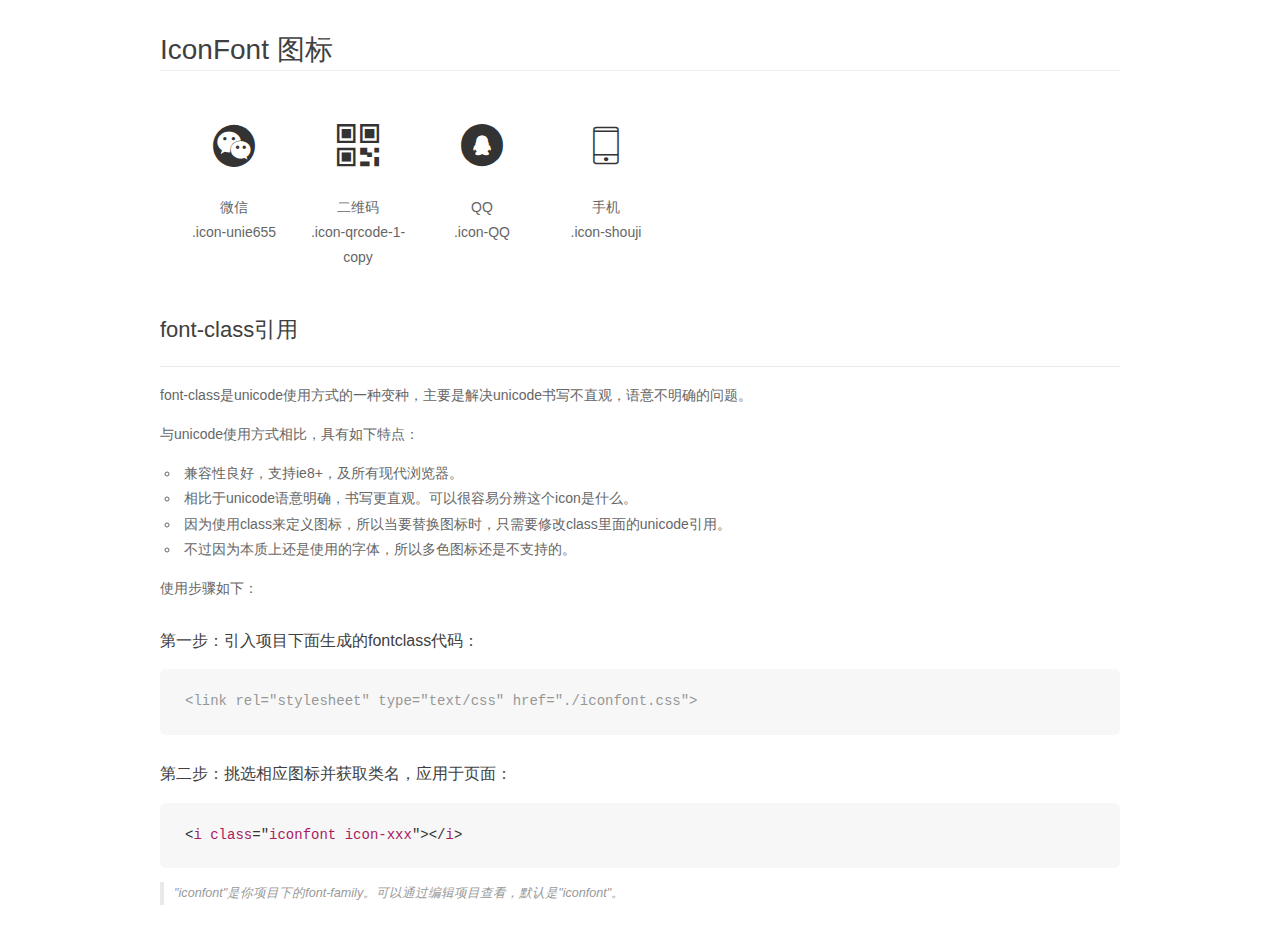
<file: images/icon/demo_fontclass.html>
<!DOCTYPE html>
<html>
<head>
    <meta charset="utf-8"/>
    <title>IconFont</title>
    <link rel="stylesheet" href="demo.css">
    <link rel="stylesheet" href="iconfont.css">
</head>
<body>
    <div class="main markdown">
        <h1>IconFont 图标</h1>
        <ul class="icon_lists clear">
            
                <li>
                <i class="icon iconfont icon-unie655"></i>
                    <div class="name">微信</div>
                    <div class="fontclass">.icon-unie655</div>
                </li>
            
                <li>
                <i class="icon iconfont icon-qrcode-1-copy"></i>
                    <div class="name">二维码</div>
                    <div class="fontclass">.icon-qrcode-1-copy</div>
                </li>
            
                <li>
                <i class="icon iconfont icon-QQ"></i>
                    <div class="name">QQ</div>
                    <div class="fontclass">.icon-QQ</div>
                </li>
            
                <li>
                <i class="icon iconfont icon-shouji"></i>
                    <div class="name">手机</div>
                    <div class="fontclass">.icon-shouji</div>
                </li>
            
        </ul>

        <h2 id="font-class-">font-class引用</h2>
        <hr>

        <p>font-class是unicode使用方式的一种变种，主要是解决unicode书写不直观，语意不明确的问题。</p>
        <p>与unicode使用方式相比，具有如下特点：</p>
        <ul>
        <li>兼容性良好，支持ie8+，及所有现代浏览器。</li>
        <li>相比于unicode语意明确，书写更直观。可以很容易分辨这个icon是什么。</li>
        <li>因为使用class来定义图标，所以当要替换图标时，只需要修改class里面的unicode引用。</li>
        <li>不过因为本质上还是使用的字体，所以多色图标还是不支持的。</li>
        </ul>
        <p>使用步骤如下：</p>
        <h3 id="-fontclass-">第一步：引入项目下面生成的fontclass代码：</h3>


        <pre><code class="lang-js hljs javascript"><span class="hljs-comment">&lt;link rel="stylesheet" type="text/css" href="./iconfont.css"&gt;</span></code></pre>
        <h3 id="-">第二步：挑选相应图标并获取类名，应用于页面：</h3>
        <pre><code class="lang-css hljs">&lt;<span class="hljs-selector-tag">i</span> <span class="hljs-selector-tag">class</span>="<span class="hljs-selector-tag">iconfont</span> <span class="hljs-selector-tag">icon-xxx</span>"&gt;&lt;/<span class="hljs-selector-tag">i</span>&gt;</code></pre>
        <blockquote>
        <p>"iconfont"是你项目下的font-family。可以通过编辑项目查看，默认是"iconfont"。</p>
        </blockquote>
    </div>
</body>
</html>
</file>
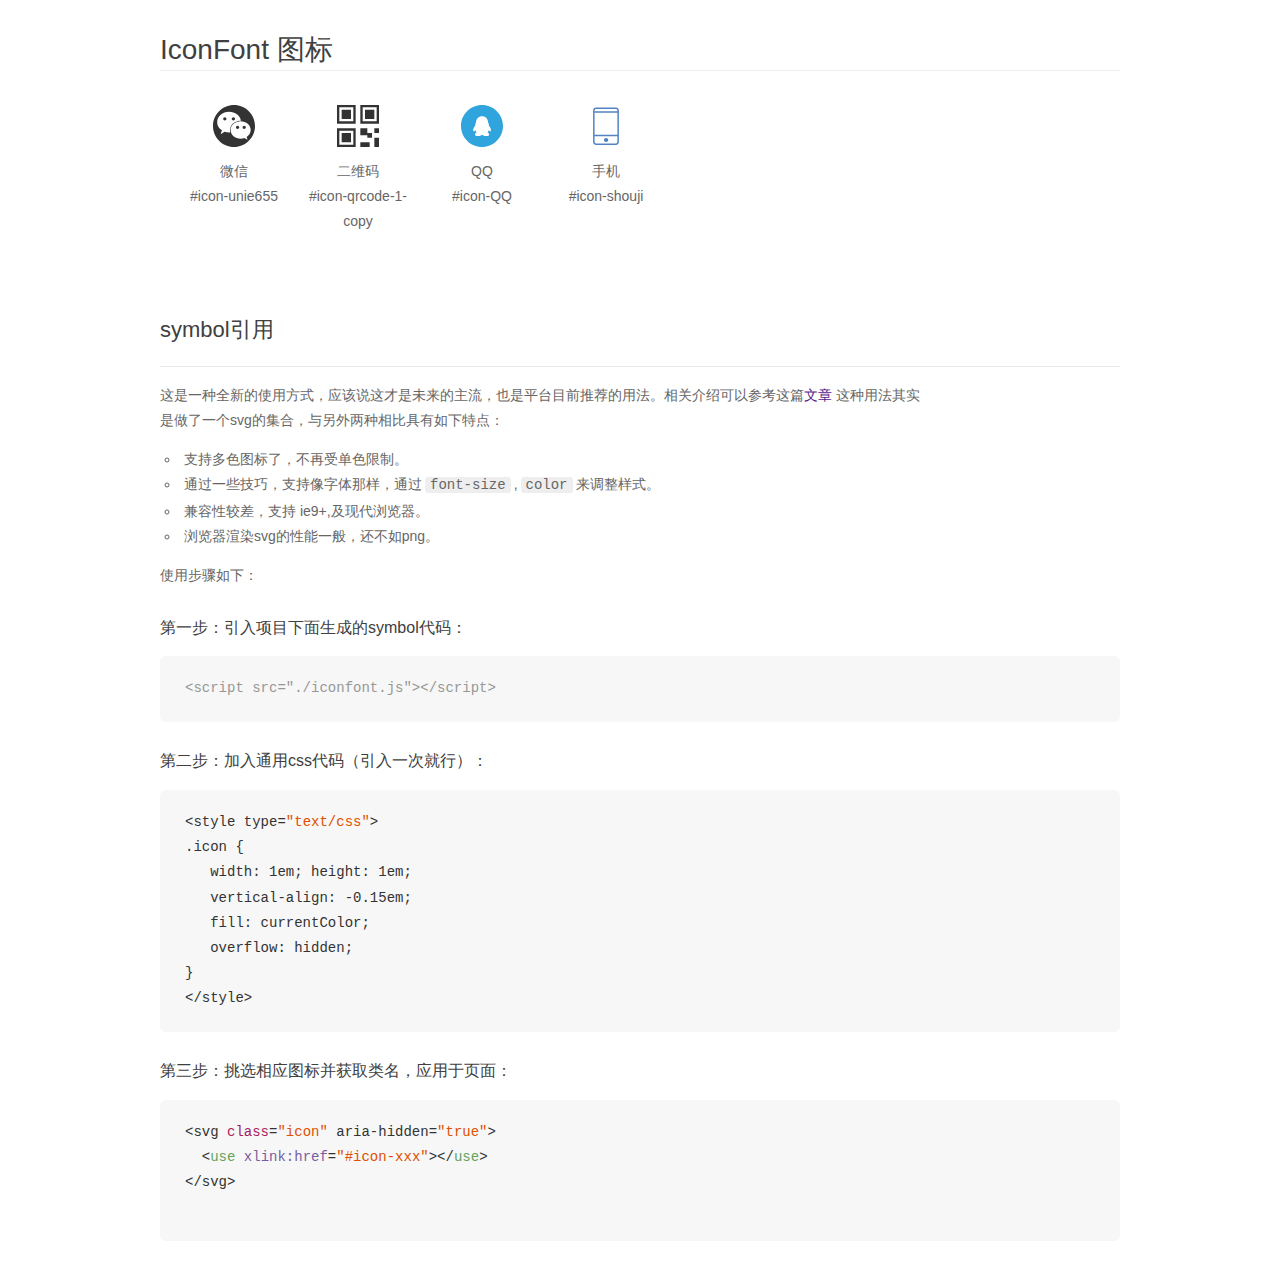
<file: images/icon/demo_symbol.html>
<!DOCTYPE html>
<html>
<head>
    <meta charset="utf-8"/>
    <title>IconFont</title>
    <link rel="stylesheet" href="demo.css">
    <script src="iconfont.js"></script>

    <style type="text/css">
        .icon {
          /* 通过设置 font-size 来改变图标大小 */
          width: 1em; height: 1em;
          /* 图标和文字相邻时，垂直对齐 */
          vertical-align: -0.15em;
          /* 通过设置 color 来改变 SVG 的颜色/fill */
          fill: currentColor;
          /* path 和 stroke 溢出 viewBox 部分在 IE 下会显示
             normalize.css 中也包含这行 */
          overflow: hidden;
        }

    </style>
</head>
<body>
    <div class="main markdown">
        <h1>IconFont 图标</h1>
        <ul class="icon_lists clear">
            
                <li>
                    <svg class="icon" aria-hidden="true">
                        <use xlink:href="#icon-unie655"></use>
                    </svg>
                    <div class="name">微信</div>
                    <div class="fontclass">#icon-unie655</div>
                </li>
            
                <li>
                    <svg class="icon" aria-hidden="true">
                        <use xlink:href="#icon-qrcode-1-copy"></use>
                    </svg>
                    <div class="name">二维码</div>
                    <div class="fontclass">#icon-qrcode-1-copy</div>
                </li>
            
                <li>
                    <svg class="icon" aria-hidden="true">
                        <use xlink:href="#icon-QQ"></use>
                    </svg>
                    <div class="name">QQ</div>
                    <div class="fontclass">#icon-QQ</div>
                </li>
            
                <li>
                    <svg class="icon" aria-hidden="true">
                        <use xlink:href="#icon-shouji"></use>
                    </svg>
                    <div class="name">手机</div>
                    <div class="fontclass">#icon-shouji</div>
                </li>
            
        </ul>


        <h2 id="symbol-">symbol引用</h2>
        <hr>

        <p>这是一种全新的使用方式，应该说这才是未来的主流，也是平台目前推荐的用法。相关介绍可以参考这篇<a href="">文章</a>
        这种用法其实是做了一个svg的集合，与另外两种相比具有如下特点：</p>
        <ul>
          <li>支持多色图标了，不再受单色限制。</li>
          <li>通过一些技巧，支持像字体那样，通过<code>font-size</code>,<code>color</code>来调整样式。</li>
          <li>兼容性较差，支持 ie9+,及现代浏览器。</li>
          <li>浏览器渲染svg的性能一般，还不如png。</li>
        </ul>
        <p>使用步骤如下：</p>
        <h3 id="-symbol-">第一步：引入项目下面生成的symbol代码：</h3>
        <pre><code class="lang-js hljs javascript"><span class="hljs-comment">&lt;script src="./iconfont.js"&gt;&lt;/script&gt;</span></code></pre>
        <h3 id="-css-">第二步：加入通用css代码（引入一次就行）：</h3>
        <pre><code class="lang-js hljs javascript">&lt;style type=<span class="hljs-string">"text/css"</span>&gt;
.icon {
   width: <span class="hljs-number">1</span>em; height: <span class="hljs-number">1</span>em;
   vertical-align: <span class="hljs-number">-0.15</span>em;
   fill: currentColor;
   overflow: hidden;
}
&lt;<span class="hljs-regexp">/style&gt;</span></code></pre>
        <h3 id="-">第三步：挑选相应图标并获取类名，应用于页面：</h3>
        <pre><code class="lang-js hljs javascript">&lt;svg <span class="hljs-class"><span class="hljs-keyword">class</span></span>=<span class="hljs-string">"icon"</span> aria-hidden=<span class="hljs-string">"true"</span>&gt;<span class="xml"><span class="hljs-tag">
  &lt;<span class="hljs-name">use</span> <span class="hljs-attr">xlink:href</span>=<span class="hljs-string">"#icon-xxx"</span>&gt;</span><span class="hljs-tag">&lt;/<span class="hljs-name">use</span>&gt;</span>
</span>&lt;<span class="hljs-regexp">/svg&gt;
        </span></code></pre>
    </div>
</body>
</html>
</file>
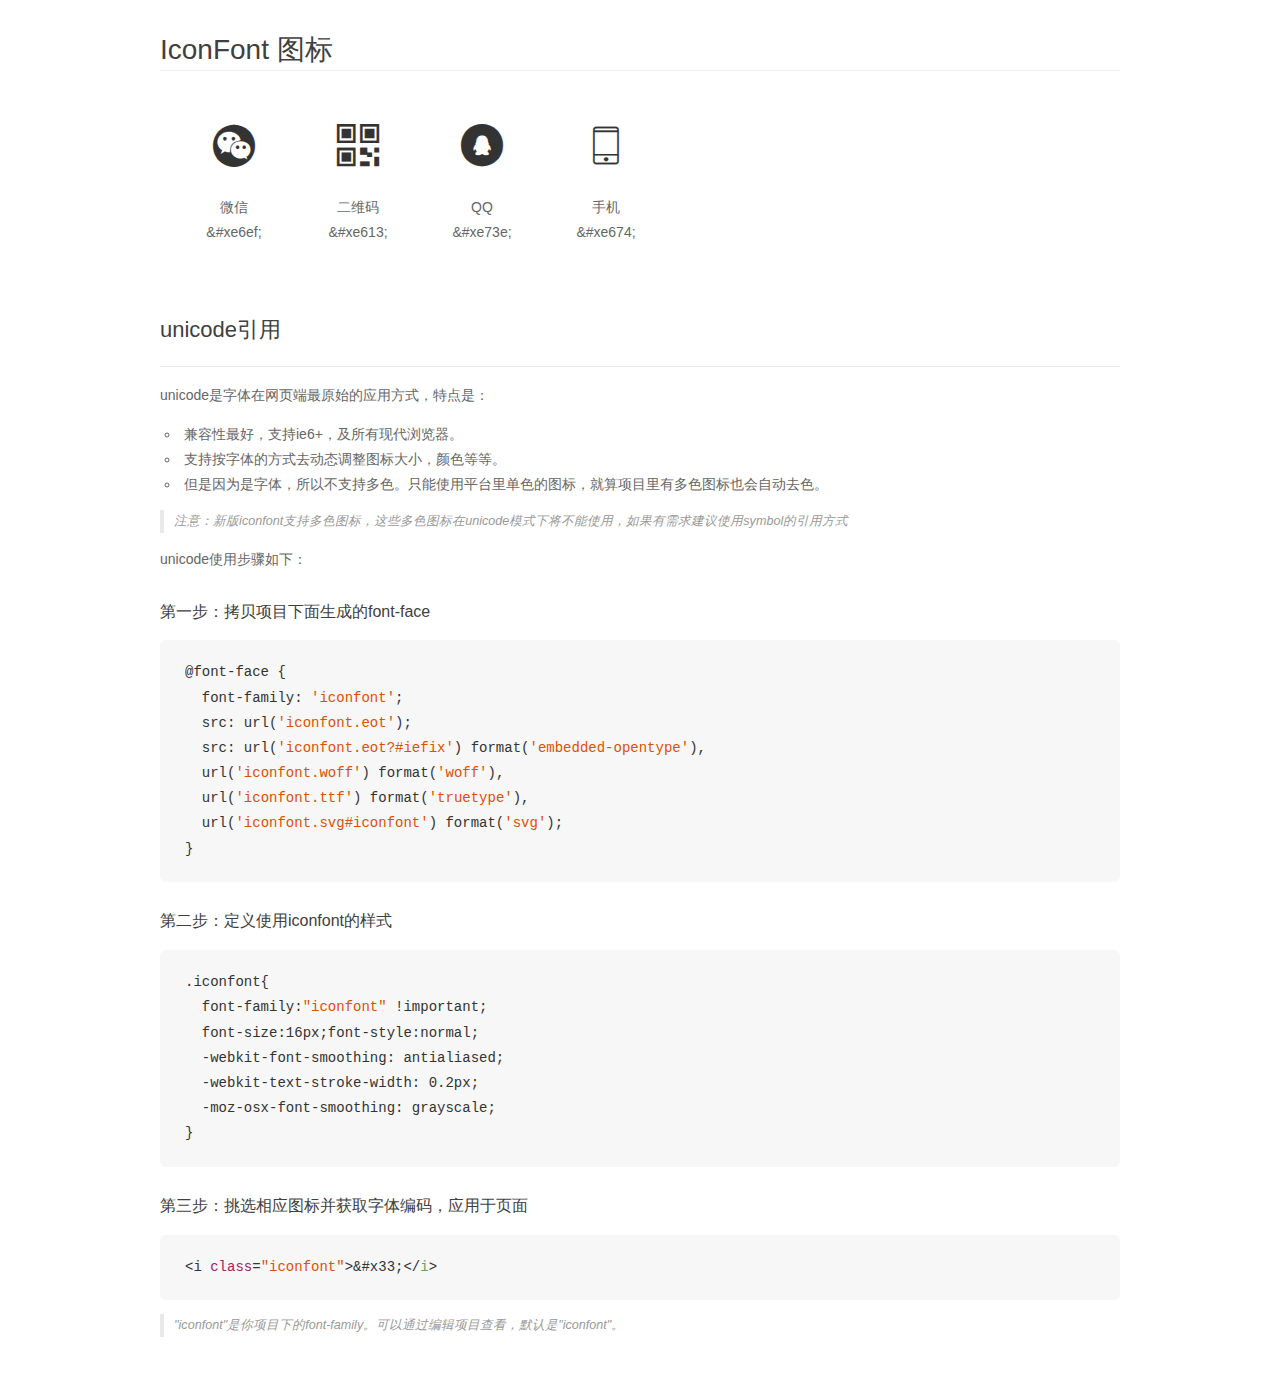
<file: images/icon/demo_unicode.html>
<!DOCTYPE html>
<html>
<head>
    <meta charset="utf-8"/>
    <title>IconFont</title>
    <link rel="stylesheet" href="demo.css">

    <style type="text/css">

        @font-face {font-family: "iconfont";
          src: url('iconfont.eot'); /* IE9*/
          src: url('iconfont.eot#iefix') format('embedded-opentype'), /* IE6-IE8 */
          url('iconfont.woff') format('woff'), /* chrome, firefox */
          url('iconfont.ttf') format('truetype'), /* chrome, firefox, opera, Safari, Android, iOS 4.2+*/
          url('iconfont.svg#iconfont') format('svg'); /* iOS 4.1- */
        }

        .iconfont {
          font-family:"iconfont" !important;
          font-size:16px;
          font-style:normal;
          -webkit-font-smoothing: antialiased;
          -webkit-text-stroke-width: 0.2px;
          -moz-osx-font-smoothing: grayscale;
        }

    </style>
</head>
<body>
    <div class="main markdown">
        <h1>IconFont 图标</h1>
        <ul class="icon_lists clear">
            
                <li>
                <i class="icon iconfont">&#xe6ef;</i>
                    <div class="name">微信</div>
                    <div class="code">&amp;#xe6ef;</div>
                </li>
            
                <li>
                <i class="icon iconfont">&#xe613;</i>
                    <div class="name">二维码</div>
                    <div class="code">&amp;#xe613;</div>
                </li>
            
                <li>
                <i class="icon iconfont">&#xe73e;</i>
                    <div class="name">QQ</div>
                    <div class="code">&amp;#xe73e;</div>
                </li>
            
                <li>
                <i class="icon iconfont">&#xe674;</i>
                    <div class="name">手机</div>
                    <div class="code">&amp;#xe674;</div>
                </li>
            
        </ul>
        <h2 id="unicode-">unicode引用</h2>
        <hr>

        <p>unicode是字体在网页端最原始的应用方式，特点是：</p>
        <ul>
        <li>兼容性最好，支持ie6+，及所有现代浏览器。</li>
        <li>支持按字体的方式去动态调整图标大小，颜色等等。</li>
        <li>但是因为是字体，所以不支持多色。只能使用平台里单色的图标，就算项目里有多色图标也会自动去色。</li>
        </ul>
        <blockquote>
        <p>注意：新版iconfont支持多色图标，这些多色图标在unicode模式下将不能使用，如果有需求建议使用symbol的引用方式</p>
        </blockquote>
        <p>unicode使用步骤如下：</p>
        <h3 id="-font-face">第一步：拷贝项目下面生成的font-face</h3>
        <pre><code class="lang-js hljs javascript">@font-face {
  font-family: <span class="hljs-string">'iconfont'</span>;
  src: url(<span class="hljs-string">'iconfont.eot'</span>);
  src: url(<span class="hljs-string">'iconfont.eot?#iefix'</span>) format(<span class="hljs-string">'embedded-opentype'</span>),
  url(<span class="hljs-string">'iconfont.woff'</span>) format(<span class="hljs-string">'woff'</span>),
  url(<span class="hljs-string">'iconfont.ttf'</span>) format(<span class="hljs-string">'truetype'</span>),
  url(<span class="hljs-string">'iconfont.svg#iconfont'</span>) format(<span class="hljs-string">'svg'</span>);
}
</code></pre>
        <h3 id="-iconfont-">第二步：定义使用iconfont的样式</h3>
        <pre><code class="lang-js hljs javascript">.iconfont{
  font-family:<span class="hljs-string">"iconfont"</span> !important;
  font-size:<span class="hljs-number">16</span>px;font-style:normal;
  -webkit-font-smoothing: antialiased;
  -webkit-text-stroke-width: <span class="hljs-number">0.2</span>px;
  -moz-osx-font-smoothing: grayscale;
}
</code></pre>
        <h3 id="-">第三步：挑选相应图标并获取字体编码，应用于页面</h3>
        <pre><code class="lang-js hljs javascript">&lt;i <span class="hljs-class"><span class="hljs-keyword">class</span></span>=<span class="hljs-string">"iconfont"</span>&gt;&amp;#x33;<span class="xml"><span class="hljs-tag">&lt;/<span class="hljs-name">i</span>&gt;</span></span></code></pre>

        <blockquote>
        <p>"iconfont"是你项目下的font-family。可以通过编辑项目查看，默认是"iconfont"。</p>
        </blockquote>
    </div>


</body>
</html>
</file>
<file: images/icon/iconfont.css>
@font-face {font-family: "iconfont";
  src: url('iconfont.eot?t=1542801253488'); /* IE9*/
  src: url('iconfont.eot?t=1542801253488#iefix') format('embedded-opentype'), /* IE6-IE8 */
  url('[data-uri]') format('woff'),
  url('iconfont.ttf?t=1542801253488') format('truetype'), /* chrome, firefox, opera, Safari, Android, iOS 4.2+*/
  url('iconfont.svg?t=1542801253488#iconfont') format('svg'); /* iOS 4.1- */
}

.iconfont {
  font-family:"iconfont" !important;
  font-size:16px;
  font-style:normal;
  -webkit-font-smoothing: antialiased;
  -moz-osx-font-smoothing: grayscale;
}

.icon-unie655:before { content: "\e6ef"; }

.icon-qrcode-1-copy:before { content: "\e613"; }

.icon-QQ:before { content: "\e73e"; }

.icon-shouji:before { content: "\e674"; }
</file>
<file: images/icon/demo.css>
*{margin: 0;padding: 0;list-style: none;}
/*
KISSY CSS Reset
理念：1. reset 的目的不是清除浏览器的默认样式，这仅是部分工作。清除和重置是紧密不可分的。
2. reset 的目的不是让默认样式在所有浏览器下一致，而是减少默认样式有可能带来的问题。
3. reset 期望提供一套普适通用的基础样式。但没有银弹，推荐根据具体需求，裁剪和修改后再使用。
特色：1. 适应中文；2. 基于最新主流浏览器。
维护：玉伯<lifesinger@gmail.com>, 正淳<ragecarrier@gmail.com>
 */

/** 清除内外边距 **/
body, h1, h2, h3, h4, h5, h6, hr, p, blockquote, /* structural elements 结构元素 */
dl, dt, dd, ul, ol, li, /* list elements 列表元素 */
pre, /* text formatting elements 文本格式元素 */
form, fieldset, legend, button, input, textarea, /* form elements 表单元素 */
th, td /* table elements 表格元素 */ {
  margin: 0;
  padding: 0;
}

/** 设置默认字体 **/
body,
button, input, select, textarea /* for ie */ {
  font: 12px/1.5 tahoma, arial, \5b8b\4f53, sans-serif;
}
h1, h2, h3, h4, h5, h6 { font-size: 100%; }
address, cite, dfn, em, var { font-style: normal; } /* 将斜体扶正 */
code, kbd, pre, samp { font-family: courier new, courier, monospace; } /* 统一等宽字体 */
small { font-size: 12px; } /* 小于 12px 的中文很难阅读，让 small 正常化 */

/** 重置列表元素 **/
ul, ol { list-style: none; }

/** 重置文本格式元素 **/
a { text-decoration: none; }
a:hover { text-decoration: underline; }


/** 重置表单元素 **/
legend { color: #000; } /* for ie6 */
fieldset, img { border: 0; } /* img 搭车：让链接里的 img 无边框 */
button, input, select, textarea { font-size: 100%; } /* 使得表单元素在 ie 下能继承字体大小 */
/* 注：optgroup 无法扶正 */

/** 重置表格元素 **/
table { border-collapse: collapse; border-spacing: 0; }

/* 清除浮动 */
.ks-clear:after, .clear:after {
  content: '\20';
  display: block;
  height: 0;
  clear: both;
}
.ks-clear, .clear {
  *zoom: 1;
}

.main {
  padding: 30px 100px;
width: 960px;
margin: 0 auto;
}
.main h1{font-size:36px; color:#333; text-align:left;margin-bottom:30px; border-bottom: 1px solid #eee;}

.helps{margin-top:40px;}
.helps pre{
  padding:20px;
  margin:10px 0;
  border:solid 1px #e7e1cd;
  background-color: #fffdef;
  overflow: auto;
}

.icon_lists{
  width: 100% !important;

}

.icon_lists li{
  float:left;
  width: 100px;
  height:180px;
  text-align: center;
  list-style: none !important;
}
.icon_lists .icon{
  font-size: 42px;
  line-height: 100px;
  margin: 10px 0;
  color:#333;
  -webkit-transition: font-size 0.25s ease-out 0s;
  -moz-transition: font-size 0.25s ease-out 0s;
  transition: font-size 0.25s ease-out 0s;

}
.icon_lists .icon:hover{
  font-size: 100px;
}



.markdown {
  color: #666;
  font-size: 14px;
  line-height: 1.8;
}

.highlight {
  line-height: 1.5;
}

.markdown img {
  vertical-align: middle;
  max-width: 100%;
}

.markdown h1 {
  color: #404040;
  font-weight: 500;
  line-height: 40px;
  margin-bottom: 24px;
}

.markdown h2,
.markdown h3,
.markdown h4,
.markdown h5,
.markdown h6 {
  color: #404040;
  margin: 1.6em 0 0.6em 0;
  font-weight: 500;
  clear: both;
}

.markdown h1 {
  font-size: 28px;
}

.markdown h2 {
  font-size: 22px;
}

.markdown h3 {
  font-size: 16px;
}

.markdown h4 {
  font-size: 14px;
}

.markdown h5 {
  font-size: 12px;
}

.markdown h6 {
  font-size: 12px;
}

.markdown hr {
  height: 1px;
  border: 0;
  background: #e9e9e9;
  margin: 16px 0;
  clear: both;
}

.markdown p,
.markdown pre {
  margin: 1em 0;
}

.markdown > p,
.markdown > blockquote,
.markdown > .highlight,
.markdown > ol,
.markdown > ul {
  width: 80%;
}

.markdown ul > li {
  list-style: circle;
}

.markdown > ul li,
.markdown blockquote ul > li {
  margin-left: 20px;
  padding-left: 4px;
}

.markdown > ul li p,
.markdown > ol li p {
  margin: 0.6em 0;
}

.markdown ol > li {
  list-style: decimal;
}

.markdown > ol li,
.markdown blockquote ol > li {
  margin-left: 20px;
  padding-left: 4px;
}

.markdown code {
  margin: 0 3px;
  padding: 0 5px;
  background: #eee;
  border-radius: 3px;
}

.markdown pre {
  border-radius: 6px;
  background: #f7f7f7;
  padding: 20px;
}

.markdown pre code {
  border: none;
  background: #f7f7f7;
  margin: 0;
}

.markdown strong,
.markdown b {
  font-weight: 600;
}

.markdown > table {
  border-collapse: collapse;
  border-spacing: 0px;
  empty-cells: show;
  border: 1px solid #e9e9e9;
  width: 95%;
  margin-bottom: 24px;
}

.markdown > table th {
  white-space: nowrap;
  color: #333;
  font-weight: 600;

}

.markdown > table th,
.markdown > table td {
  border: 1px solid #e9e9e9;
  padding: 8px 16px;
  text-align: left;
}

.markdown > table th {
  background: #F7F7F7;
}

.markdown blockquote {
  font-size: 90%;
  color: #999;
  border-left: 4px solid #e9e9e9;
  padding-left: 0.8em;
  margin: 1em 0;
  font-style: italic;
}

.markdown blockquote p {
  margin: 0;
}

.markdown .anchor {
  opacity: 0;
  transition: opacity 0.3s ease;
  margin-left: 8px;
}

.markdown .waiting {
  color: #ccc;
}

.markdown h1:hover .anchor,
.markdown h2:hover .anchor,
.markdown h3:hover .anchor,
.markdown h4:hover .anchor,
.markdown h5:hover .anchor,
.markdown h6:hover .anchor {
  opacity: 1;
  display: inline-block;
}

.markdown > br,
.markdown > p > br {
  clear: both;
}


.hljs {
  display: block;
  background: white;
  padding: 0.5em;
  color: #333333;
  overflow-x: auto;
}

.hljs-comment,
.hljs-meta {
  color: #969896;
}

.hljs-string,
.hljs-variable,
.hljs-template-variable,
.hljs-strong,
.hljs-emphasis,
.hljs-quote {
  color: #df5000;
}

.hljs-keyword,
.hljs-selector-tag,
.hljs-type {
  color: #a71d5d;
}

.hljs-literal,
.hljs-symbol,
.hljs-bullet,
.hljs-attribute {
  color: #0086b3;
}

.hljs-section,
.hljs-name {
  color: #63a35c;
}

.hljs-tag {
  color: #333333;
}

.hljs-title,
.hljs-attr,
.hljs-selector-id,
.hljs-selector-class,
.hljs-selector-attr,
.hljs-selector-pseudo {
  color: #795da3;
}

.hljs-addition {
  color: #55a532;
  background-color: #eaffea;
}

.hljs-deletion {
  color: #bd2c00;
  background-color: #ffecec;
}

.hljs-link {
  text-decoration: underline;
}

pre{
  background: #fff;
}
</file>
